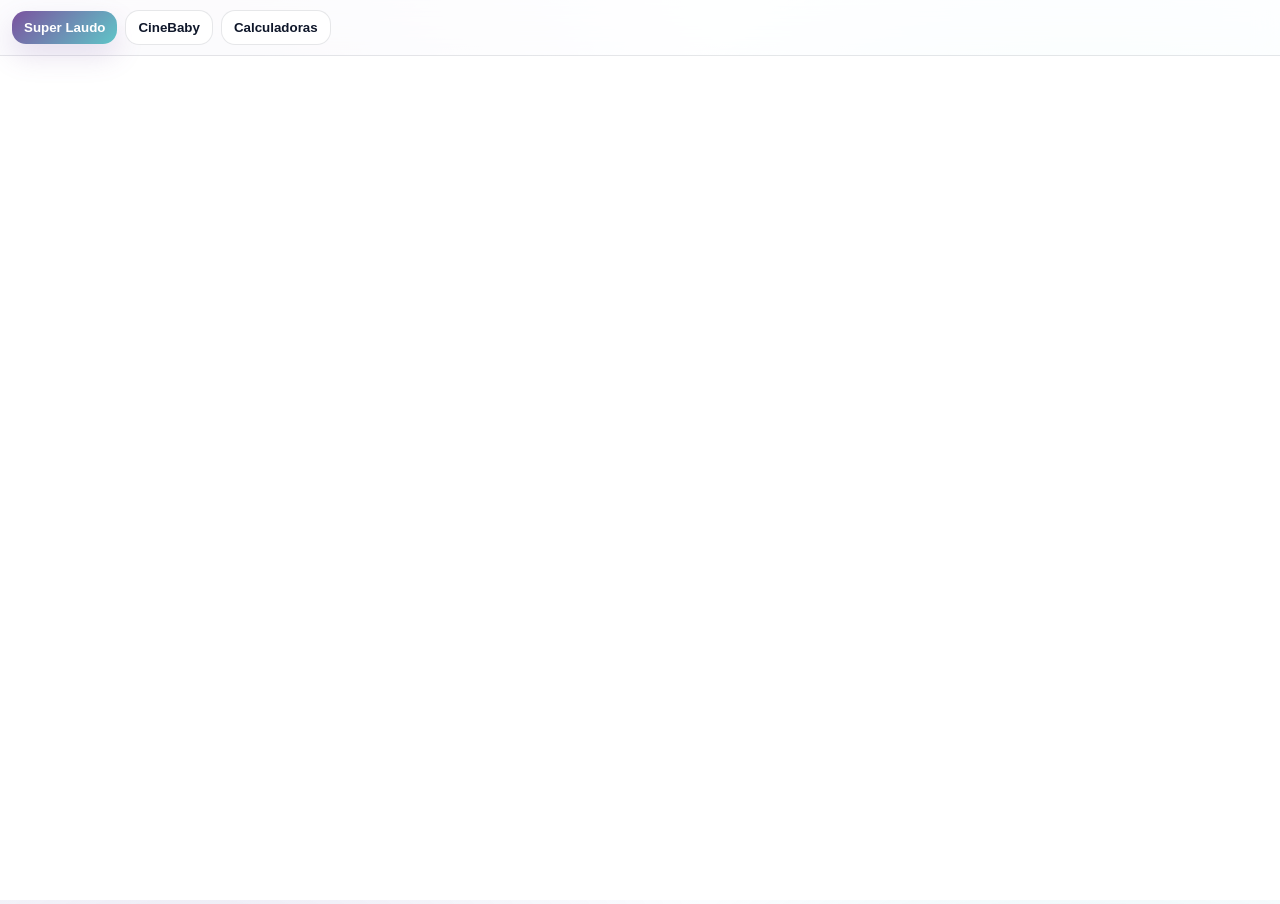
<file: index.html>
<!DOCTYPE html>
<html lang="pt-BR">
<head>
<meta charset="utf-8"/>
<meta content="width=device-width, initial-scale=1.0" name="viewport"/>
<title>BabySuite Cloud</title>
<link href="./favicon.ico" rel="icon" type="image/x-icon"/>
<link href="./styles.css" rel="stylesheet"/>
</head>
<body>
<div class="tabsbar">
  <button class="tab-btn active" data-tab="tab-laudo">Super Laudo</button>
  <button class="tab-btn" data-tab="tab-cinebaby">CineBaby</button>
  <button class="tab-btn" data-tab="tab-calcs">Calculadoras</button>
</div>

<div class="tab-stage">
  <section id="tab-laudo" class="tab-panel is-active">
    <iframe
      class="tool-iframe"
      src="http://127.0.0.1:8099/bridge/"
      title="BabySuite Bridge"
      loading="eager"
      referrerpolicy="no-referrer"
      allow="clipboard-read; clipboard-write"
    ></iframe>
  </section>

  <section id="tab-cinebaby" class="tab-panel">
    <iframe
      class="tool-iframe"
      src="https://cinebaby.site/clinica/dashboard"
      title="CineBaby Dashboard"
      loading="eager"
      referrerpolicy="no-referrer-when-downgrade"
      allow="camera; microphone; autoplay; clipboard-read; clipboard-write"
    ></iframe>
  </section>

  <section id="tab-calcs" class="tab-panel">
    <iframe
      class="tool-iframe"
      src="https://www.babycalc.com.br"
      title="Calculadoras"
      loading="eager"
      referrerpolicy="no-referrer-when-downgrade"
    ></iframe>
  </section>
</div>

<script>
  (function () {
    const btns = document.querySelectorAll(".tab-btn");
    const panels = document.querySelectorAll(".tab-panel");

    function activate(tabId) {
      btns.forEach((b) => b.classList.toggle("active", b.dataset.tab === tabId));
      panels.forEach((p) => p.classList.toggle("is-active", p.id === tabId));
    }

    btns.forEach((btn) => {
      btn.addEventListener("click", () => activate(btn.dataset.tab));
    });

    activate("tab-laudo");
  })();
</script>
</body>
</html>
</file>
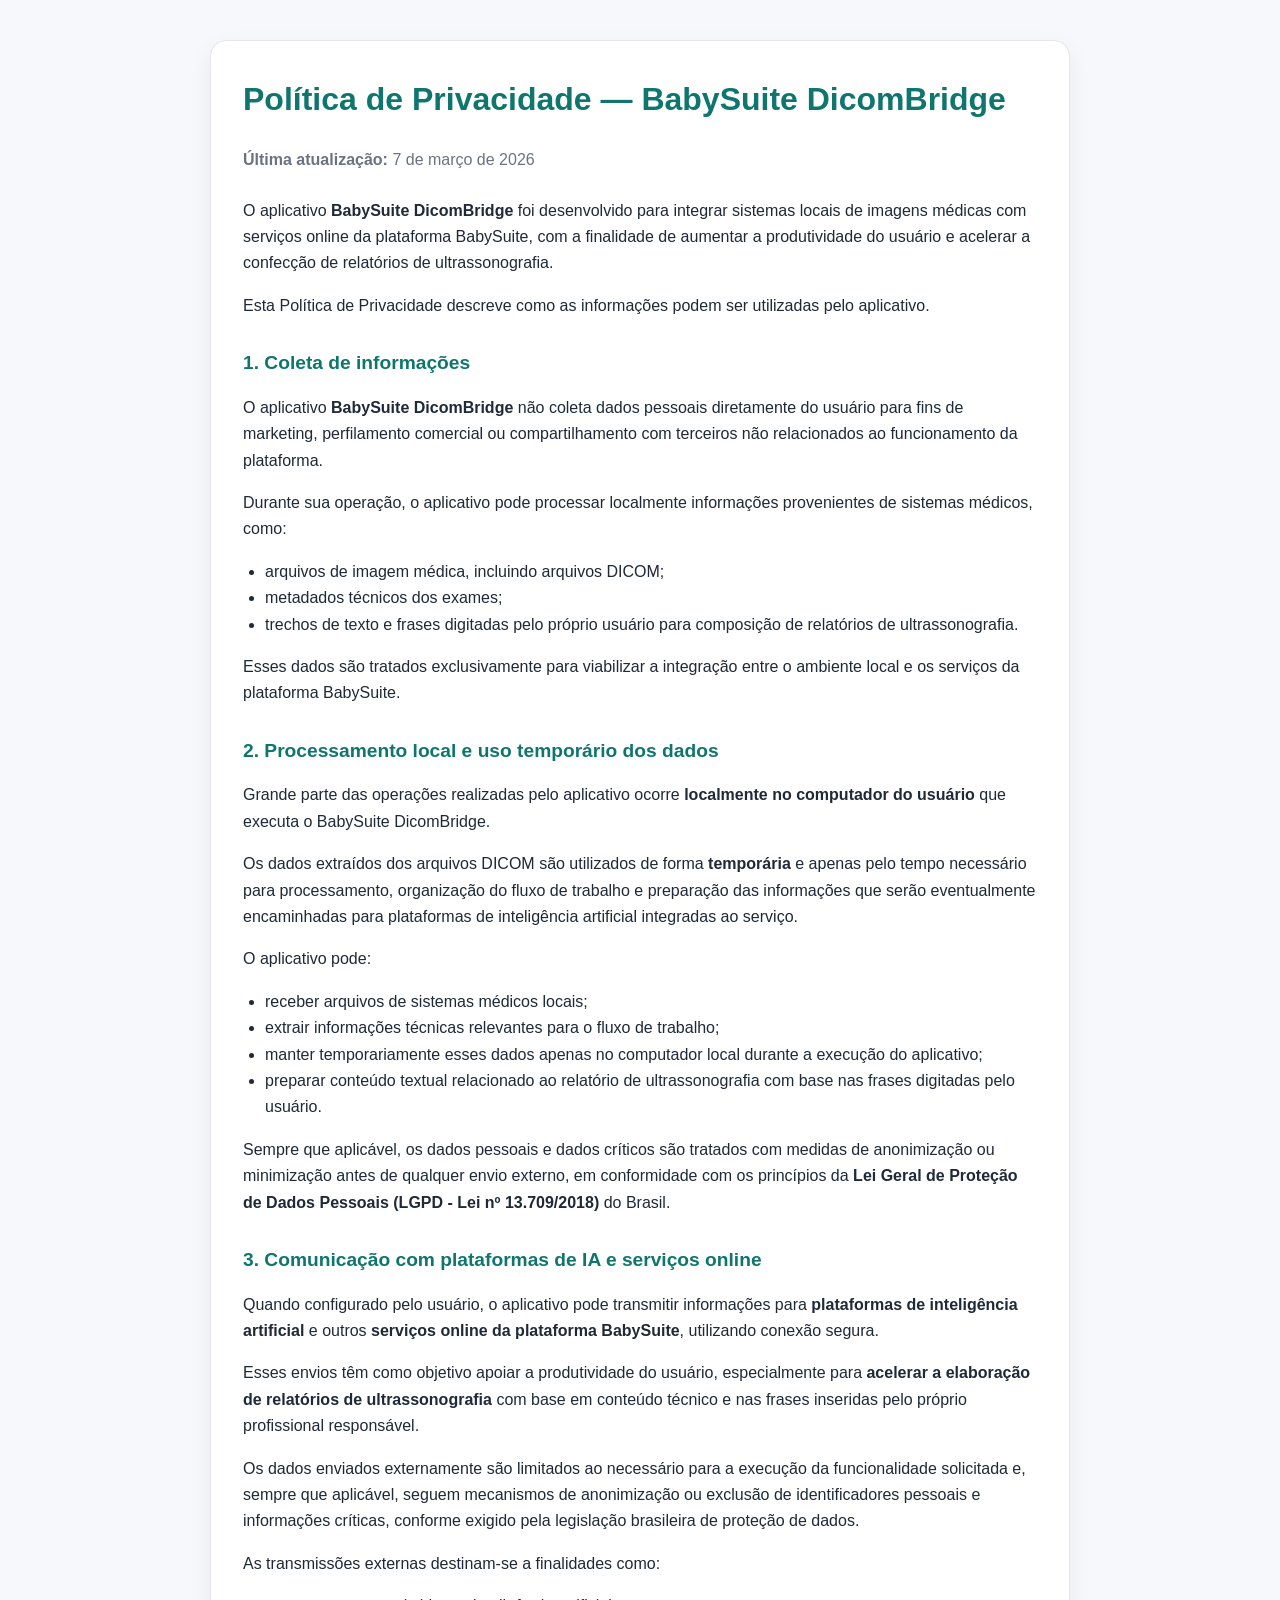
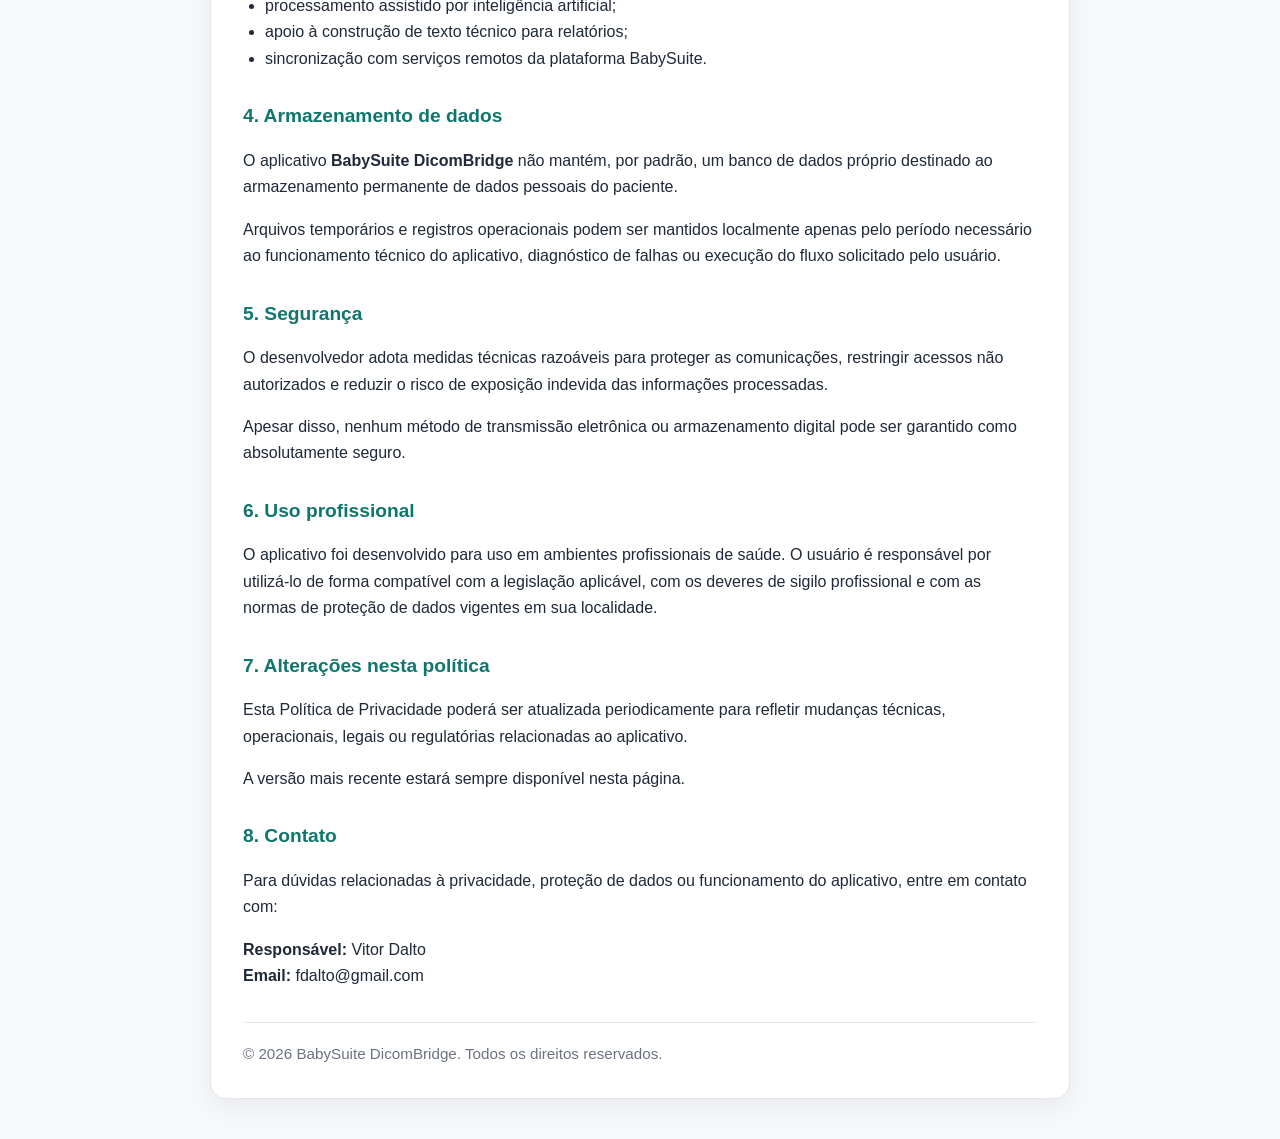
<file: babysuite_privacy_policy.html>
<!DOCTYPE html>
<html lang="pt-BR">
<head>
  <meta charset="UTF-8" />
  <meta name="viewport" content="width=device-width, initial-scale=1.0" />
  <title>Política de Privacidade — BabySuite DicomBridge</title>
  <style>
    :root {
      --bg: #f7f8fb;
      --card: #ffffff;
      --text: #1f2937;
      --muted: #6b7280;
      --accent: #0f766e;
      --border: #e5e7eb;
    }
    * { box-sizing: border-box; }
    body {
      margin: 0;
      font-family: Arial, Helvetica, sans-serif;
      background: var(--bg);
      color: var(--text);
      line-height: 1.65;
    }
    .wrap {
      max-width: 900px;
      margin: 40px auto;
      padding: 0 20px;
    }
    .card {
      background: var(--card);
      border: 1px solid var(--border);
      border-radius: 16px;
      padding: 32px;
      box-shadow: 0 8px 24px rgba(0,0,0,0.06);
    }
    h1 {
      margin-top: 0;
      color: var(--accent);
      font-size: 2rem;
    }
    h2 {
      margin-top: 28px;
      color: var(--accent);
      font-size: 1.2rem;
    }
    p, li { font-size: 1rem; }
    .meta {
      color: var(--muted);
      margin-bottom: 24px;
    }
    ul {
      padding-left: 22px;
    }
    .footer {
      margin-top: 32px;
      padding-top: 18px;
      border-top: 1px solid var(--border);
      color: var(--muted);
      font-size: 0.95rem;
    }
    a { color: var(--accent); }
  </style>
</head>
<body>
  <div class="wrap">
    <div class="card">
      <h1>Política de Privacidade — BabySuite DicomBridge</h1>
      <p class="meta"><strong>Última atualização:</strong> 7 de março de 2026</p>

      <p>
        O aplicativo <strong>BabySuite DicomBridge</strong> foi desenvolvido para integrar sistemas locais de imagens médicas com serviços online da plataforma BabySuite, com a finalidade de aumentar a produtividade do usuário e acelerar a confecção de relatórios de ultrassonografia.
      </p>

      <p>
        Esta Política de Privacidade descreve como as informações podem ser utilizadas pelo aplicativo.
      </p>

      <h2>1. Coleta de informações</h2>
      <p>
        O aplicativo <strong>BabySuite DicomBridge</strong> não coleta dados pessoais diretamente do usuário para fins de marketing, perfilamento comercial ou compartilhamento com terceiros não relacionados ao funcionamento da plataforma.
      </p>
      <p>
        Durante sua operação, o aplicativo pode processar localmente informações provenientes de sistemas médicos, como:
      </p>
      <ul>
        <li>arquivos de imagem médica, incluindo arquivos DICOM;</li>
        <li>metadados técnicos dos exames;</li>
        <li>trechos de texto e frases digitadas pelo próprio usuário para composição de relatórios de ultrassonografia.</li>
      </ul>
      <p>
        Esses dados são tratados exclusivamente para viabilizar a integração entre o ambiente local e os serviços da plataforma BabySuite.
      </p>

      <h2>2. Processamento local e uso temporário dos dados</h2>
      <p>
        Grande parte das operações realizadas pelo aplicativo ocorre <strong>localmente no computador do usuário</strong> que executa o BabySuite DicomBridge.
      </p>
      <p>
        Os dados extraídos dos arquivos DICOM são utilizados de forma <strong>temporária</strong> e apenas pelo tempo necessário para processamento, organização do fluxo de trabalho e preparação das informações que serão eventualmente encaminhadas para plataformas de inteligência artificial integradas ao serviço.
      </p>
      <p>
        O aplicativo pode:
      </p>
      <ul>
        <li>receber arquivos de sistemas médicos locais;</li>
        <li>extrair informações técnicas relevantes para o fluxo de trabalho;</li>
        <li>manter temporariamente esses dados apenas no computador local durante a execução do aplicativo;</li>
        <li>preparar conteúdo textual relacionado ao relatório de ultrassonografia com base nas frases digitadas pelo usuário.</li>
      </ul>
      <p>
        Sempre que aplicável, os dados pessoais e dados críticos são tratados com medidas de anonimização ou minimização antes de qualquer envio externo, em conformidade com os princípios da <strong>Lei Geral de Proteção de Dados Pessoais (LGPD - Lei nº 13.709/2018)</strong> do Brasil.
      </p>

      <h2>3. Comunicação com plataformas de IA e serviços online</h2>
      <p>
        Quando configurado pelo usuário, o aplicativo pode transmitir informações para <strong>plataformas de inteligência artificial</strong> e outros <strong>serviços online da plataforma BabySuite</strong>, utilizando conexão segura.
      </p>
      <p>
        Esses envios têm como objetivo apoiar a produtividade do usuário, especialmente para <strong>acelerar a elaboração de relatórios de ultrassonografia</strong> com base em conteúdo técnico e nas frases inseridas pelo próprio profissional responsável.
      </p>
      <p>
        Os dados enviados externamente são limitados ao necessário para a execução da funcionalidade solicitada e, sempre que aplicável, seguem mecanismos de anonimização ou exclusão de identificadores pessoais e informações críticas, conforme exigido pela legislação brasileira de proteção de dados.
      </p>
      <p>
        As transmissões externas destinam-se a finalidades como:
      </p>
      <ul>
        <li>processamento assistido por inteligência artificial;</li>
        <li>apoio à construção de texto técnico para relatórios;</li>
        <li>sincronização com serviços remotos da plataforma BabySuite.</li>
      </ul>

      <h2>4. Armazenamento de dados</h2>
      <p>
        O aplicativo <strong>BabySuite DicomBridge</strong> não mantém, por padrão, um banco de dados próprio destinado ao armazenamento permanente de dados pessoais do paciente.
      </p>
      <p>
        Arquivos temporários e registros operacionais podem ser mantidos localmente apenas pelo período necessário ao funcionamento técnico do aplicativo, diagnóstico de falhas ou execução do fluxo solicitado pelo usuário.
      </p>

      <h2>5. Segurança</h2>
      <p>
        O desenvolvedor adota medidas técnicas razoáveis para proteger as comunicações, restringir acessos não autorizados e reduzir o risco de exposição indevida das informações processadas.
      </p>
      <p>
        Apesar disso, nenhum método de transmissão eletrônica ou armazenamento digital pode ser garantido como absolutamente seguro.
      </p>

      <h2>6. Uso profissional</h2>
      <p>
        O aplicativo foi desenvolvido para uso em ambientes profissionais de saúde. O usuário é responsável por utilizá-lo de forma compatível com a legislação aplicável, com os deveres de sigilo profissional e com as normas de proteção de dados vigentes em sua localidade.
      </p>

      <h2>7. Alterações nesta política</h2>
      <p>
        Esta Política de Privacidade poderá ser atualizada periodicamente para refletir mudanças técnicas, operacionais, legais ou regulatórias relacionadas ao aplicativo.
      </p>
      <p>
        A versão mais recente estará sempre disponível nesta página.
      </p>

      <h2>8. Contato</h2>
      <p>
        Para dúvidas relacionadas à privacidade, proteção de dados ou funcionamento do aplicativo, entre em contato com:
      </p>
      <p>
        <strong>Responsável:</strong> Vitor Dalto<br />
        <strong>Email:</strong> fdalto@gmail.com
      </p>

      <div class="footer">
        © 2026 BabySuite DicomBridge. Todos os direitos reservados.
      </div>
    </div>
  </div>
</body>
</html>
</file>
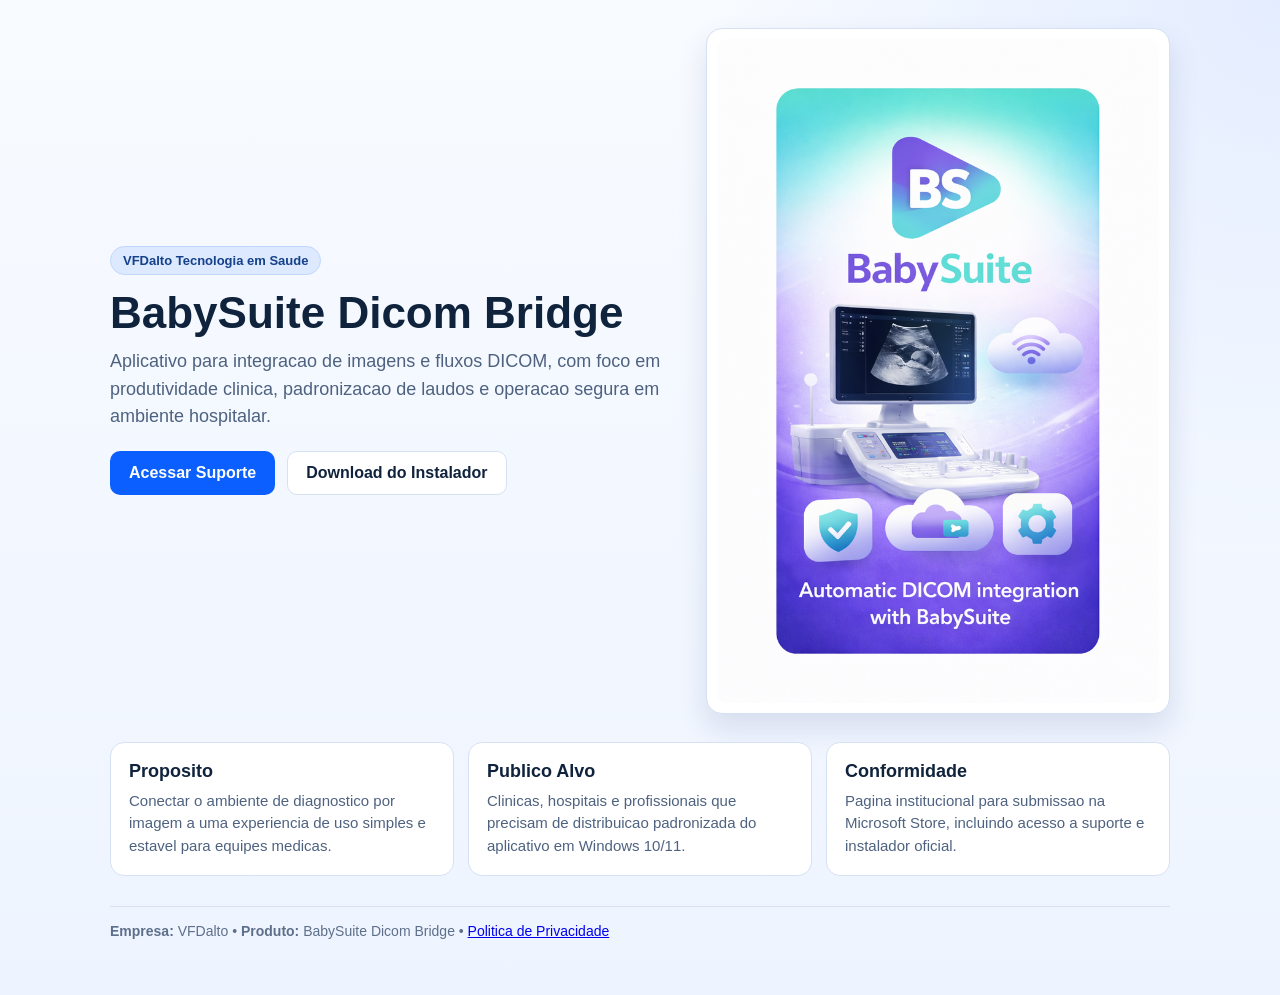
<file: site.html>
<!doctype html>
<html lang="pt-BR">
<head>
  <meta charset="utf-8">
  <meta name="viewport" content="width=device-width, initial-scale=1">
  <title>BabySuite Dicom Bridge | VFDalto</title>
  <meta name="description" content="Site institucional do BabySuite Dicom Bridge para submissao na Microsoft Store.">
  <style>
    :root {
      --bg: #f5f8ff;
      --ink: #10233d;
      --muted: #4e6280;
      --brand: #0b5fff;
      --brand-dark: #003fb5;
      --card: #ffffff;
      --line: #d6e1f3;
    }
    * { box-sizing: border-box; }
    body {
      margin: 0;
      font-family: "Segoe UI", "Helvetica Neue", Arial, sans-serif;
      color: var(--ink);
      background:
        radial-gradient(circle at top right, #e4edff 0%, transparent 35%),
        linear-gradient(180deg, #f8fbff 0%, #eef4ff 100%);
    }
    .wrap {
      max-width: 1100px;
      margin: 0 auto;
      padding: 28px 20px 56px;
    }
    .hero {
      display: grid;
      grid-template-columns: 1.1fr 0.9fr;
      gap: 28px;
      align-items: center;
    }
    .badge {
      display: inline-block;
      background: #dce9ff;
      color: #15408a;
      border: 1px solid #c1d6ff;
      border-radius: 999px;
      padding: 6px 12px;
      font-size: 13px;
      font-weight: 600;
    }
    h1 {
      margin: 14px 0 10px;
      font-size: clamp(28px, 4vw, 44px);
      line-height: 1.1;
    }
    .lead {
      margin: 0 0 20px;
      color: var(--muted);
      font-size: 18px;
      line-height: 1.55;
      max-width: 60ch;
    }
    .actions {
      display: flex;
      flex-wrap: wrap;
      gap: 12px;
    }
    .btn {
      display: inline-block;
      text-decoration: none;
      padding: 12px 18px;
      border-radius: 10px;
      font-weight: 700;
      border: 1px solid transparent;
    }
    .btn-primary {
      background: var(--brand);
      color: #fff;
    }
    .btn-primary:hover { background: var(--brand-dark); }
    .btn-light {
      background: #fff;
      color: var(--ink);
      border-color: var(--line);
    }
    .poster {
      background: var(--card);
      border-radius: 16px;
      border: 1px solid var(--line);
      box-shadow: 0 14px 30px rgba(13, 45, 107, 0.12);
      padding: 10px;
    }
    .poster img {
      width: 100%;
      height: auto;
      border-radius: 10px;
      display: block;
    }
    .cards {
      display: grid;
      grid-template-columns: repeat(3, minmax(0, 1fr));
      gap: 14px;
      margin-top: 28px;
    }
    .card {
      background: var(--card);
      border: 1px solid var(--line);
      border-radius: 14px;
      padding: 18px;
    }
    .card h2 {
      margin: 0 0 8px;
      font-size: 18px;
    }
    .card p {
      margin: 0;
      color: var(--muted);
      line-height: 1.5;
      font-size: 15px;
    }
    footer {
      margin-top: 30px;
      color: #5d6f8a;
      font-size: 14px;
      border-top: 1px solid var(--line);
      padding-top: 16px;
    }
    @media (max-width: 900px) {
      .hero { grid-template-columns: 1fr; }
      .cards { grid-template-columns: 1fr; }
    }
  </style>
</head>
<body>
  <main class="wrap">
    <section class="hero">
      <div>
        <span class="badge">VFDalto Tecnologia em Saude</span>
        <h1>BabySuite Dicom Bridge</h1>
        <p class="lead">
          Aplicativo para integracao de imagens e fluxos DICOM, com foco em produtividade
          clinica, padronizacao de laudos e operacao segura em ambiente hospitalar.
        </p>
        <div class="actions">
          <a class="btn btn-primary" href="support_site.html">Acessar Suporte</a>
          <a class="btn btn-light" href="downloads/v1.0.0/VFDalto.BabySuiteDicomBridge_1.0.0.0_x64__gn1em06kxcxyy.msix">Download do Instalador</a>
        </div>
      </div>
      <div class="poster">
        <img src="babysuite_poster_store_720x1080.png" alt="Poster oficial BabySuite para Microsoft Store">
      </div>
    </section>

    <section class="cards" aria-label="Informacoes do produto">
      <article class="card">
        <h2>Proposito</h2>
        <p>Conectar o ambiente de diagnostico por imagem a uma experiencia de uso simples e estavel para equipes medicas.</p>
      </article>
      <article class="card">
        <h2>Publico Alvo</h2>
        <p>Clinicas, hospitais e profissionais que precisam de distribuicao padronizada do aplicativo em Windows 10/11.</p>
      </article>
      <article class="card">
        <h2>Conformidade</h2>
        <p>Pagina institucional para submissao na Microsoft Store, incluindo acesso a suporte e instalador oficial.</p>
      </article>
    </section>

    <footer>
      <strong>Empresa:</strong> VFDalto • <strong>Produto:</strong> BabySuite Dicom Bridge •
      <a href="babysuite_privacy_policy.html">Politica de Privacidade</a>
    </footer>
  </main>
</body>
</html>
</file>
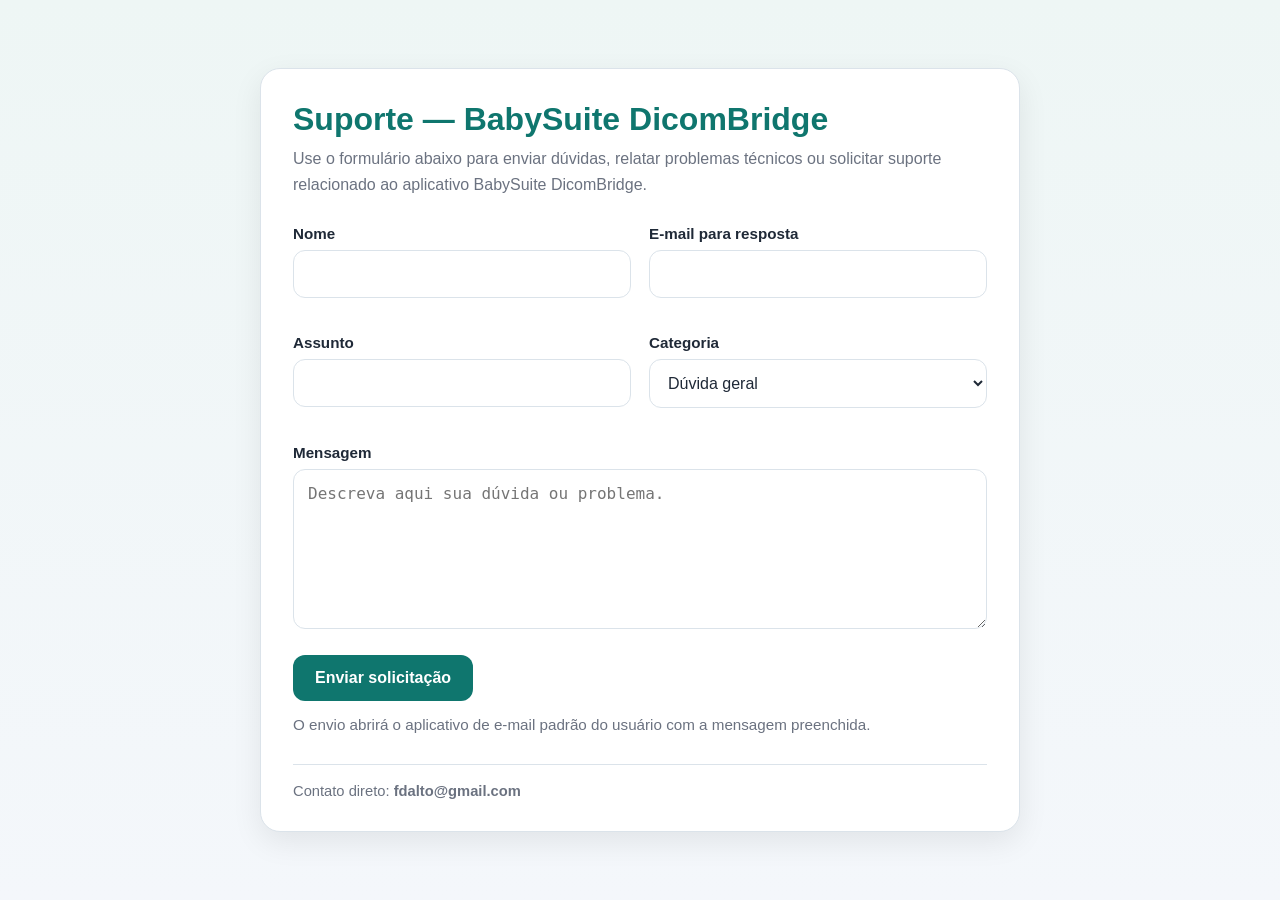
<file: support_site.html>
<!DOCTYPE html>
<html lang="pt-BR">
<head>
  <meta charset="UTF-8" />
  <meta name="viewport" content="width=device-width, initial-scale=1.0" />
  <title>Suporte — BabySuite DicomBridge</title>
  <style>
    :root {
      --bg: #f4f7fb;
      --card: #ffffff;
      --text: #1f2937;
      --muted: #6b7280;
      --accent: #0f766e;
      --accent-hover: #0b5f59;
      --border: #dbe3ea;
      --shadow: 0 10px 30px rgba(0,0,0,0.08);
    }

    * { box-sizing: border-box; }

    body {
      margin: 0;
      font-family: Arial, Helvetica, sans-serif;
      background: linear-gradient(180deg, #eef6f5 0%, var(--bg) 100%);
      color: var(--text);
    }

    .wrap {
      min-height: 100vh;
      display: flex;
      align-items: center;
      justify-content: center;
      padding: 32px 16px;
    }

    .card {
      width: 100%;
      max-width: 760px;
      background: var(--card);
      border: 1px solid var(--border);
      border-radius: 20px;
      box-shadow: var(--shadow);
      padding: 32px;
    }

    h1 {
      margin: 0 0 8px;
      color: var(--accent);
      font-size: 2rem;
    }

    .subtitle {
      margin: 0 0 28px;
      color: var(--muted);
      font-size: 1rem;
      line-height: 1.6;
    }

    .grid {
      display: grid;
      grid-template-columns: 1fr 1fr;
      gap: 18px;
    }

    .field {
      display: flex;
      flex-direction: column;
      gap: 8px;
      margin-bottom: 18px;
    }

    .field.full {
      grid-column: 1 / -1;
    }

    label {
      font-weight: 700;
      font-size: 0.95rem;
    }

    input, textarea, select {
      width: 100%;
      padding: 14px 14px;
      border: 1px solid var(--border);
      border-radius: 12px;
      font-size: 1rem;
      color: var(--text);
      background: #fff;
      outline: none;
      transition: border-color 0.2s ease, box-shadow 0.2s ease;
    }

    input:focus, textarea:focus, select:focus {
      border-color: var(--accent);
      box-shadow: 0 0 0 4px rgba(15, 118, 110, 0.12);
    }

    textarea {
      min-height: 160px;
      resize: vertical;
    }

    .actions {
      display: flex;
      gap: 12px;
      align-items: center;
      flex-wrap: wrap;
      margin-top: 8px;
    }

    button {
      border: 0;
      background: var(--accent);
      color: white;
      padding: 14px 22px;
      border-radius: 12px;
      font-size: 1rem;
      font-weight: 700;
      cursor: pointer;
      transition: background 0.2s ease, transform 0.05s ease;
    }

    button:hover { background: var(--accent-hover); }
    button:active { transform: translateY(1px); }

    .note {
      color: var(--muted);
      font-size: 0.95rem;
      line-height: 1.6;
    }

    .footer {
      margin-top: 26px;
      padding-top: 18px;
      border-top: 1px solid var(--border);
      color: var(--muted);
      font-size: 0.92rem;
    }

    @media (max-width: 700px) {
      .card { padding: 22px; }
      .grid { grid-template-columns: 1fr; gap: 0; }
      .field.full { grid-column: auto; }
    }
  </style>
</head>
<body>
  <div class="wrap">
    <div class="card">
      <h1>Suporte — BabySuite DicomBridge</h1>
      <p class="subtitle">
        Use o formulário abaixo para enviar dúvidas, relatar problemas técnicos ou solicitar suporte relacionado ao aplicativo BabySuite DicomBridge.
      </p>

      <form id="supportForm">
        <div class="grid">
          <div class="field">
            <label for="nome">Nome</label>
            <input type="text" id="nome" name="nome" required />
          </div>

          <div class="field">
            <label for="email">E-mail para resposta</label>
            <input type="email" id="email" name="email" required />
          </div>

          <div class="field">
            <label for="assunto">Assunto</label>
            <input type="text" id="assunto" name="assunto" required />
          </div>

          <div class="field">
            <label for="categoria">Categoria</label>
            <select id="categoria" name="categoria">
              <option value="Dúvida geral">Dúvida geral</option>
              <option value="Problema técnico">Problema técnico</option>
              <option value="Instalação">Instalação</option>
              <option value="Conta e acesso">Conta e acesso</option>
              <option value="Sugestão">Sugestão</option>
            </select>
          </div>

          <div class="field full">
            <label for="mensagem">Mensagem</label>
            <textarea id="mensagem" name="mensagem" required placeholder="Descreva aqui sua dúvida ou problema."></textarea>
          </div>
        </div>

        <div class="actions">
          <button type="submit">Enviar solicitação</button>
          <span class="note">O envio abrirá o aplicativo de e-mail padrão do usuário com a mensagem preenchida.</span>
        </div>
      </form>

      <div class="footer">
        Contato direto: <strong>fdalto@gmail.com</strong>
      </div>
    </div>
  </div>

  <script>
    document.getElementById('supportForm').addEventListener('submit', function (event) {
      event.preventDefault();

      const nome = document.getElementById('nome').value.trim();
      const email = document.getElementById('email').value.trim();
      const assunto = document.getElementById('assunto').value.trim();
      const categoria = document.getElementById('categoria').value;
      const mensagem = document.getElementById('mensagem').value.trim();

      const subject = `[BabySuite DicomBridge] ${assunto}`;
      const body = [
        `Nome: ${nome}`,
        `E-mail: ${email}`,
        `Categoria: ${categoria}`,
        '',
        'Mensagem:',
        mensagem
      ].join('\n');

      const mailto = `mailto:fdalto@gmail.com?subject=${encodeURIComponent(subject)}&body=${encodeURIComponent(body)}`;
      window.location.href = mailto;
    });
  </script>
</body>
</html>
</file>
<file: styles.css>
/* Cinebaby theme refresh
   - Keeps your existing class names/layout from styles.css
   - Updates colors/typography to match index-gDSHDfVD.css (Inter + soft card UI + Cinebaby purple/turquoise)
*/

@import url('https://fonts.googleapis.com/css2?family=Inter:wght@400;500;600;700;800;900&display=swap');

:root{
  /* Brand */
  --cinebaby-purple: #7B529F;
  --cinebaby-turquoise: #5FC6C8;
  --cinebaby-gradient: linear-gradient(135deg, var(--cinebaby-purple), var(--cinebaby-turquoise));
  --cinebaby-gradient-soft: linear-gradient(
    135deg,
    rgba(123,82,159,.10),
    rgba(95,198,200,.10)
  );

  /* Shadcn-like tokens (as in index-gDSHDfVD.css) */
  --background: 0 0% 100%;
  --foreground: 222.2 84% 4.9%;
  --card: 0 0% 100%;
  --card-foreground: 222.2 84% 4.9%;
  --muted: 210 40% 96.1%;
  --muted-foreground: 215.4 16.3% 46.9%;
  --border: 214.3 31.8% 91.4%;
  --input: 214.3 31.8% 91.4%;
  --ring: 188 55% 55%;          /* turquoise-ish ring */
  --radius: 14px;

  /* App-specific */
  --shadow: 0 10px 30px rgba(16, 24, 40, .10);
  --shadow-strong: 0 18px 55px rgba(16, 24, 40, .18);
  --glass: rgba(255,255,255,.70);
  --glass-strong: rgba(255,255,255,.86);
  --ink: #0f172a;
  --ink-2: #1f2a44;
  --muted-ink: #617089;
}

*{ box-sizing:border-box; }
html, body{ height:100%; }

body{
  margin:0;
  font-family: Inter, system-ui, -apple-system, Segoe UI, Roboto, Arial, sans-serif;
  color: hsl(var(--foreground));
  background:
    radial-gradient(900px 500px at 15% 10%, rgba(123,82,159,.12), transparent 60%),
    radial-gradient(900px 500px at 85% 20%, rgba(95,198,200,.16), transparent 55%),
    linear-gradient(180deg, #fbfdff, #f3f7ff);
}

/* ===== Tabs (top, estilo Cinebaby) ===== */
.tabsbar{
  position: sticky;
  top: 56px; /* se sua topbar tem ~56px; ajuste se necessário */
  z-index: 19;

  display: flex;
  gap: 8px;
  padding: 10px 12px;

  background: rgba(255,255,255,.70);
  backdrop-filter: blur(10px);
  border-bottom: 1px solid rgba(15,23,42,.10);
}

.tab-btn{
  border: 1px solid rgba(15,23,42,.10);
  background: rgba(255,255,255,.85);
  color: #0f172a;
  border-radius: 14px;
  padding: 9px 12px;
  font-weight: 900;
  cursor: pointer;
  transition: transform .15s ease, background .15s ease, border-color .15s ease;
}

.tab-btn:hover{
  transform: translateY(-1px);
  background: linear-gradient(135deg, rgba(123,82,159,.10), rgba(95,198,200,.10));
  border-color: rgba(123,82,159,.25);
}

.tab-btn.active{
  border: none;
  background: linear-gradient(135deg, #7B529F, #5FC6C8);
  color: white;
  box-shadow: 0 12px 28px rgba(123,82,159,.18);
}

/* Stage que contém as páginas */
.tab-stage{
  height: calc(100vh - 56px - 52px); /* topbar + tabsbar (aprox). ajuste se precisar */
  min-height: 0;
}

/* Cada "página" (aba) ocupa o mesmo espaço */
.tab-panel{
  position: absolute;
  inset: calc(56px + 52px) 0 0 0; /* topbar + tabsbar */
  /* Se preferir mais simples, remova inset e use .tab-stage position:relative */
  
  /* mantém no DOM e rodando */
  opacity: 0;
  visibility: hidden;
  pointer-events: none;

  transition: opacity .15s ease;
}

/* Aba ativa */
.tab-panel.is-active{
  opacity: 1;
  visibility: visible;
  pointer-events: auto;
}

/* Se quiser organizar melhor: */
.tab-stage{ position: relative; }
.tab-panel{ inset: 0; } /* se usar tab-stage relative, fica mais simples */

/* Iframes de ferramenta */
.tool-iframe{
  width: 100%;
  height: 100%;
  border: 0;
  background: white;
}

/* Dummy impressão */
.print-wrap{
  height: 100%;
  padding: 18px;
  overflow: auto;
}

.print-title{
  margin: 0 0 14px 0;
  font-size: 20px;
  font-weight: 900;
}

.print-grid{
  display: grid;
  grid-template-columns: repeat(3, minmax(120px, 1fr));
  gap: 14px;
  max-width: 900px;
}

.print-box{
  background: #000;
  border-radius: 14px;
  aspect-ratio: 1 / 1;
}

/* =========================
   Topbar
   ========================= */
.topbar{
  position: sticky;
  top: 0;
  z-index: 20;
  display:flex;
  align-items:center;
  justify-content:space-between;
  padding: 12px 16px;

  background: var(--glass);
  backdrop-filter: blur(12px);
  border-bottom: 1px solid hsl(var(--border));
  box-shadow: 0 6px 18px rgba(16,24,40,.06);
}

.brand{
  font-weight: 900;
  letter-spacing: .2px;
  font-size: 22px;
  background: var(--cinebaby-gradient);
  -webkit-background-clip: text;
  background-clip: text;
  color: transparent;
}

.topbar-right{
  display:flex;
  align-items:center;
  gap:10px;
  position:relative;
}

/* =========================
   Buttons
   ========================= */
.btn{
  border: 1px solid rgba(15, 23, 42, .08);
  cursor: pointer;
  border-radius: var(--radius);
  padding: 10px 14px;
  font-weight: 800;
  background: #fff;
  color: var(--ink);
  box-shadow: 0 6px 16px rgba(16,24,40,.08);
  transition: transform .15s ease, box-shadow .15s ease, background .15s ease, border-color .15s ease;
}

.btn:hover{ transform: translateY(-1px); box-shadow: 0 10px 22px rgba(16,24,40,.12); }
.btn:active{ transform: translateY(0); box-shadow: 0 6px 16px rgba(16,24,40,.08); }

.btn-modelos{
  border: none;
  background: var(--cinebaby-gradient);
  color: #fff;
  box-shadow: 0 14px 28px rgba(123,82,159,.22);
}

.btn-fechar{
  background: rgba(15,23,42,.04);
  color: var(--muted-ink);
  box-shadow: none;
}

/* Botão Frases / JSON */
.btn-frases,
.btn-json{
  background: rgba(255,255,255,.86);
  color: var(--ink);
  border: 1px solid hsl(var(--border));
  height: 44px;
}

/* =========================
   Main layout
   ========================= */
.main{
  height: calc(100% - 56px);
  display:flex;
  min-height: 0;
}

/* Left pane */
.left-pane{
  width: 18%;
  min-width: 240px;
  max-width: 55%;
  background: rgba(255,255,255,.55);
  border-right: 1px solid hsl(var(--border));
  padding: 14px;
  display:flex;
  flex-direction: column;
  gap: 14px;
  min-height: 0;
}

.pane-title{
  font-weight: 900;
  color: hsl(var(--muted-foreground));
  margin-bottom: 2px;
  letter-spacing: .2px;
}

.left-section{
  background: var(--glass-strong);
  border: 1px solid hsl(var(--border));
  border-radius: 18px;
  padding: 12px;
  box-shadow: var(--shadow);
  display:flex;
  flex-direction: column;
  gap: 10px;
  min-height: 120px;
}

.section-header{
  font-size: 12px;
  color: hsl(var(--muted-foreground));
  font-weight: 900;
  letter-spacing: .3px;
}

.button-grid{
  display:flex;
  flex-direction: column;
  gap: 10px;
  overflow:auto;
  padding-bottom: 4px;
}

.btn-chip{
  width: 100%;
  text-align: left;
  padding: 10px 12px;
  border-radius: 14px;
  border: 1px solid rgba(15,23,42,.08);
  background: #fff;
  box-shadow: 0 8px 18px rgba(16,24,40,.08);
  font-weight: 800;
  color: var(--ink);
  transition: transform .15s ease, background .15s ease, border-color .15s ease;
}

.btn-chip:hover{
  transform: translateY(-1px);
  background: var(--cinebaby-gradient-soft);
  border-color: rgba(123,82,159,.35);
}

/* Keep your semantic colors but re-map to brand */
.btn-blue{
  background: rgba(95,198,200,.18);
  color: #0b2a4a;
  border-color: rgba(95,198,200,.35);
}
.btn-orange{
  background: rgba(123,82,159,.16);
  color: #2a1a3a;
  border-color: rgba(123,82,159,.35);
}

/* Splitter vertical */
.splitter{
  width: 8px;
  cursor: col-resize;
  background: rgba(15, 23, 42, .04);
  border-right: 1px solid hsl(var(--border));
  border-left: 1px solid hsl(var(--border));
}
.splitter:hover{ background: rgba(15, 23, 42, .07); }

/* Right pane */
.right-pane{
  flex: 1;
  min-width: 260px;
  background: transparent;
  display:flex;
  flex-direction: column;
  min-height: 0;
}

/* Right top/bottom */
.right-top{
  height: 70%;
  min-height: 200px;
  padding: 14px;
  display:flex;
  flex-direction: column;
  min-height: 0;
}

.right-bottom{
  height: 30%;
  min-height: 120px;
  padding: 14px;
  display:flex;
  flex-direction: column;
  min-height: 0;
  position: relative;
}

.h-split{
  height: 1px;
  background: hsl(var(--border));
}

/* Prompt area */
.prompt-area{
  width: 100%;
  flex: 1;
  resize: none;
  border-radius: 18px;
  border: 1px solid hsl(var(--border));
  background: var(--glass-strong);
  color: var(--ink);
  padding: 14px;
  box-shadow: var(--shadow);
  font-family: ui-monospace, SFMono-Regular, Menlo, Monaco, Consolas, "Liberation Mono", monospace;
  line-height: 1.45;
}

/* Área editável (DIV contenteditable) */
.editable-area{
  width: 100%;
  flex: 1;
  border-radius: 18px;
  border: 1px solid hsl(var(--border));
  background: var(--glass-strong);
  color: var(--ink);
  padding: 14px;
  box-shadow: var(--shadow);
  font-family: ui-monospace, SFMono-Regular, Menlo, Monaco, Consolas, "Liberation Mono", monospace;
  line-height: 1.45;
  overflow: auto;
  white-space: pre-wrap;
}

/* =========================
   Modelos (painel atrás do botão)
   ========================= */
.modelos-wrap,
.modelos-container{
  position: relative;
  display: inline-flex;
  align-items: center;
}

.painel-modelos-inline{
  position: absolute;
  top: 0;
  right: 50%;
  height: 44px;
  width: 0;
  overflow: hidden;

  background: var(--glass-strong);
  border: 1px solid rgba(15,23,42,.10);
  border-right: none;
  border-radius: 14px 0 0 14px;
  box-shadow: var(--shadow);
  padding: 0;
  display: flex;
  align-items: center;
  z-index: 5;
  transition: width 220ms ease, padding 220ms ease;
}

.painel-modelos-inline.open{
  width: min(520px, 80vw);
  padding: 6px 10px;
}

#btnModelos,
.btn-modelos{ position: relative; z-index: 10; }
.btn-frases{ position: relative; z-index: 12; }

.painel-modelos-inline .lista-modelos{
  height: 100%;
  display:flex;
  align-items:center;
  gap: 10px;
  overflow-x:auto;
  flex-wrap: nowrap;
  padding-right: 8px;
}

.btn-modelo-item{
  background: rgba(123,82,159,.10);
  color: #2a1a3a;
  border: 1px solid rgba(123,82,159,.20);
  border-radius: 12px;
  padding: 8px 10px;
  font-weight: 900;
  cursor: pointer;
  white-space: nowrap;
  transition: background .15s ease, transform .15s ease, border-color .15s ease;
}
.btn-modelo-item:hover{
  background: rgba(95,198,200,.16);
  border-color: rgba(95,198,200,.35);
  transform: translateY(-1px);
}

/* =========================
   Quill
   ========================= */
.quill-toolbar{
  background: var(--glass);
  border: 1px solid hsl(var(--border));
  border-radius: 18px 18px 0 0;
  overflow: hidden;
  backdrop-filter: blur(10px);
}

.quill-editor{
  flex: 1;
  min-height: 0;
  border: 1px solid hsl(var(--border));
  border-top: none;
  border-radius: 0 0 18px 18px;
  overflow: hidden;
  background: #fff;
  box-shadow: var(--shadow);
}

.quill-editor .ql-container{
  height: 100%;
  font-family: Inter, Arial, Helvetica, sans-serif;
  font-size: 12pt;
}
.quill-editor .ql-editor{ height: 100%; color: #000; }

/* =========================
   Frases pane (direita)
   ========================= */
.frases-pane{
  width: 0;
  min-width: 0;
  overflow: hidden;
  border-left: 1px solid hsl(var(--border));
  background: rgba(255,255,255,.55);
  padding: 0;
  display:flex;
  flex-direction: column;
  min-height: 0;
}

.frases-pane.open{ padding: 14px; }
.frases-area{ flex: 1; }

/* =========================
   Botões flutuantes (IA / SR)
   ========================= */
.btn-iahelp{
  position:absolute;
  right:12px;
  bottom:-10px;
  width:56px;
  height:56px;
  border:none;
  background: var(--cinebaby-gradient);
  padding:0;
  cursor:pointer;
  z-index:10;
  margin: 40px;
  border-radius: 14px;
  overflow: hidden;
  box-shadow: var(--shadow-strong);
  transition: transform .15s ease, opacity .15s ease;
}
.btn-iahelp img{ width:56px; height:56px; }
.btn-iahelp:hover{ transform: scale(1.03); }
.btn-iahelp:disabled{
  cursor: wait;
  opacity: 0.9;
}
.btn-iahelp.is-loading{
  pointer-events: none;
}
.btn-iahelp.is-loading::after{
  content: "";
  position: absolute;
  inset: 2px;
  border-radius: 18px;
  border: 3px solid rgba(59, 130, 246, 0.28);
  border-top-color: rgba(59, 130, 246, 1);
  border-right-color: rgba(14, 165, 233, 0.9);
  pointer-events: none;
  animation: ia-halo-spin 0.95s linear infinite, ia-halo-pulse 1.3s ease-in-out infinite;
}

@keyframes ia-halo-spin{
  to{ transform: rotate(360deg); }
}

@keyframes ia-halo-pulse{
  0%, 100%{
    box-shadow: 0 0 0 0 rgba(59, 130, 246, 0.15);
  }
  50%{
    box-shadow: 0 0 0 8px rgba(59, 130, 246, 0.35);
  }
}

.btn-sr{
  position:absolute;
  right:12px;
  bottom:56px;
  width:56px;
  height:56px;
  margin: 40px;
  border:none;
  background: transparent;
  padding:0;
  cursor:pointer;

  opacity: .20;
  pointer-events: none;

  outline: 2px solid transparent;
  outline-offset: 2px;

  z-index: 11;
  transition: transform .15s ease, opacity .15s ease;
}

.btn-sr img{
  width:56px;
  height:56px;
  display:block;
  border-radius: 14px;
}

.btn-sr.has-sr{
  opacity: 1;
  pointer-events: auto;

  background: #fff;
  border-radius: 14px;

  outline: 2px solid rgba(95,198,200,.85);
  box-shadow: var(--shadow-strong);
}
.btn-sr.has-sr:hover{ transform: scale(1.03); }

/* =========================
   Seletor OCR/SR/Ambos
   ========================= */
.analise-selector{
  position:absolute;
  right: 12px;
  bottom: 120px;
  width: 56px;
  height: 56px;
  z-index: 12;
  margin: 40px;
}

.analise-btn{
  width: 56px;
  height: 56px;
  border: none;
  background: #fff;
  border-radius: 14px;
  overflow: hidden;
  cursor: pointer;
  padding: 0 8px;
  display:flex;
  flex-direction: column;
  justify-content:center;
  align-items:center;
  gap: 2px;
  outline: 2px solid rgba(15,23,42,.10);
  outline-offset: 2px;
  box-shadow: var(--shadow);
}

#analiseLabel{
  font-weight: 900;
  font-size: 12px;
  color: var(--ink);
  line-height: 1;
}
.analise-caret{
  font-size: 12px;
  color: var(--ink);
  opacity: .65;
  line-height: 1;
}

.analise-menu{
  position:absolute;
  right: 0;
  bottom: 62px;
  display:none;
  flex-direction: column;
  gap: 6px;
  padding: 10px;
  width: 185px;

  background: #fff;
  border-radius: 14px;
  border: 1px solid rgba(15,23,42,.10);
  box-shadow: var(--shadow-strong);
}
.analise-menu.open{ display:flex; }

.analise-item{
  border: 1px solid rgba(15,23,42,.10);
  background: rgba(123,82,159,.06);
  border-radius: 12px;
  padding: 10px 12px;
  font-weight: 900;
  cursor: pointer;
  text-align:left;
  transition: background .15s ease, border-color .15s ease;
}
.analise-item:hover{
  background: rgba(95,198,200,.12);
  border-color: rgba(95,198,200,.35);
}

.analise-btn.open{
  outline: 2px solid rgba(95,198,200,.85);
}

/* =========================
   Layout quando NomeFrases > 10 (mantém sua regra)
   ========================= */
body.layout-many-frases .left-pane{
  width: 30%;
  display: grid;
  grid-template-columns: 1fr 1fr;
  grid-template-rows: auto 1fr;
  gap: 14px;
  min-height: 0;
}
body.layout-many-frases .left-pane > .pane-title{ grid-column: 1 / -1; }
body.layout-many-frases .left-pane > .left-section{ height: 100%; min-height: 0; }
body.layout-many-frases .left-section{ min-height: 0; }
body.layout-many-frases .left-pane > .left-section:nth-of-type(1){ grid-column: 1; grid-row: 2; }
body.layout-many-frases .left-pane > .left-section:nth-of-type(2){ grid-column: 2; grid-row: 2; }
body.layout-many-frases .left-pane .button-grid{
  flex: 1;
  min-height: 0;
  overflow: auto;
}
/* ===== Tabsbar fixa no topo (sempre visível) ===== */
:root{
  --tabsbar-h: 56px; /* altura da barra de abas */
}

/* deixa espaço para a tabsbar fixa */
body{
  padding-top: var(--tabsbar-h);
}

/* Tabsbar fixa acima de tudo */
.tabsbar{
  position: fixed;
  top: 0;
  left: 0;
  right: 0;
  height: var(--tabsbar-h);
  z-index: 9999;

  display: flex;
  align-items: center;
  gap: 8px;
  padding: 10px 12px;

  background: rgba(255,255,255,.78);
  backdrop-filter: blur(12px);
  border-bottom: 1px solid rgba(15,23,42,.10);
}

/* O “palco” das abas ocupa a tela toda (sem precisar subtrair topbar) */
.tab-stage{
  position: relative;
  height: calc(100vh - var(--tabsbar-h));
  min-height: 0;
}

/* Painéis ocupam todo o tab-stage */
.tab-panel{
  position: absolute;
  inset: 0;

  opacity: 0;
  visibility: hidden;
  pointer-events: none;

  transition: opacity .15s ease;
}

.tab-panel.is-active{
  opacity: 1;
  visibility: visible;
  pointer-events: auto;
}

/* Agora a topbar do Super Laudo (que está dentro do TAB 1)
   fica “grudada” logo abaixo da tabsbar */
.topbar{
  top: var(--tabsbar-h);
}

/* =========================
   PAGINA DE IMPRESSAO
   ========================= */

#print-status { opacity: .7; font-size: 13px; margin: 6px 0 10px; }

#tab-print .print-grid{
  display: grid;
  grid-template-columns: repeat(2, 1fr);
  gap: 12px;
}

#tab-print .print-box{
  background: #f3f3f3;
  border-radius: 12px;
  overflow: hidden;
  aspect-ratio: 4 / 3; /* ajuste se quiser */
}

.print-actions{
  display:flex;
  gap:10px;
  align-items:center;
  margin: 8px 0 10px;
}

.btn-print{
  border: 0;
  color: #fff;
  background: linear-gradient(135deg, #2f76ff, #1f5ddd);
}

.btn-print-icon{
  margin-right: 6px;
}

.print-endpoint-wrap{
  display:flex;
  align-items:center;
  gap:10px;
  margin: 0 0 12px 0;
  flex-wrap: wrap;
}

.print-endpoint-wrap label{
  font-size: 13px;
  opacity: .85;
  font-weight: 700;
}

.print-endpoint-wrap input{
  width: min(780px, 100%);
  min-width: 260px;
  height: 36px;
  border: 1px solid rgba(15,23,42,.15);
  border-radius: 10px;
  padding: 0 10px;
  background: #fff;
}

.print-card{
  background: rgba(255,255,255,.92);
  border: 1px solid rgba(15,23,42,.10);
  border-radius: 12px;
  overflow: hidden;
  box-shadow: 0 6px 16px rgba(16,24,40,.08);
}

.print-card img{
  width: 100%;
  aspect-ratio: 4 / 3;
  object-fit: cover;
  display:block;
  background:#111;
}

.print-meta{
  padding: 8px 10px;
  font-size: 12px;
  color: #334155;
  line-height: 1.35;
}
</file>
